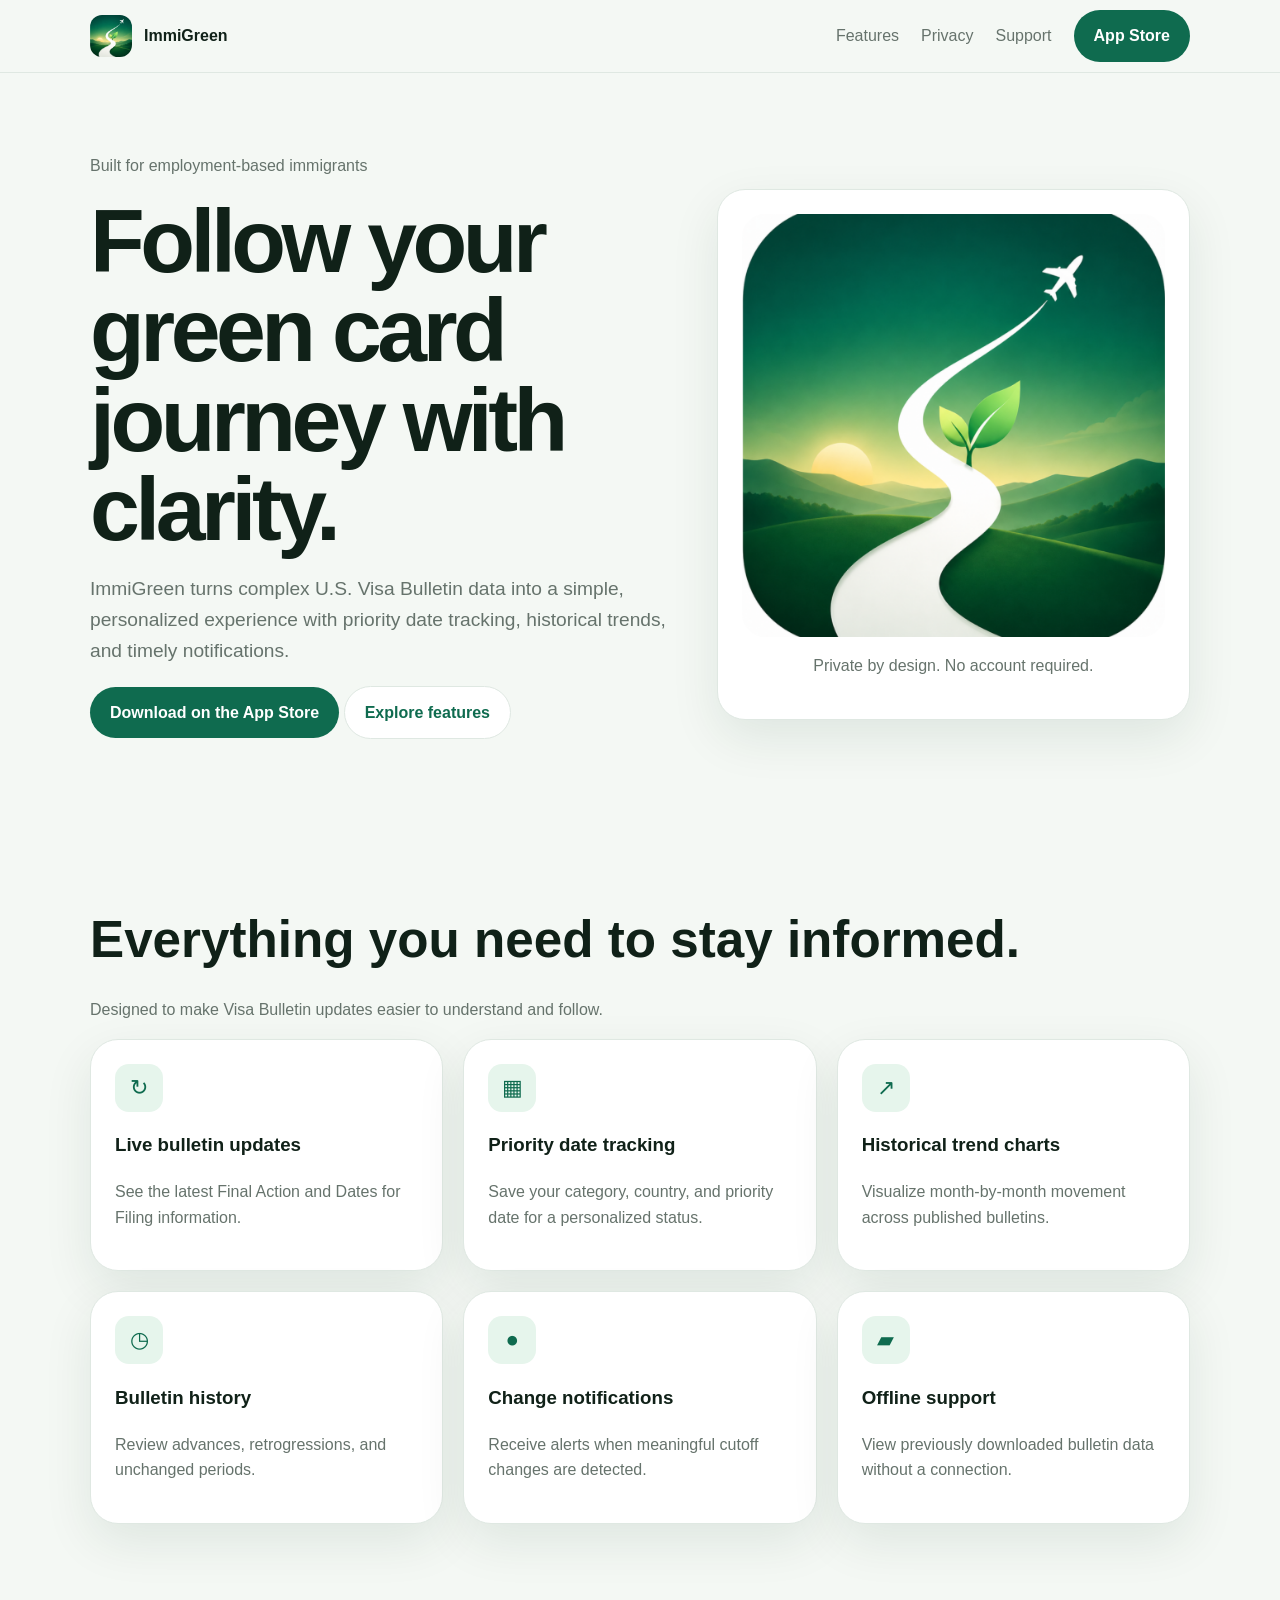
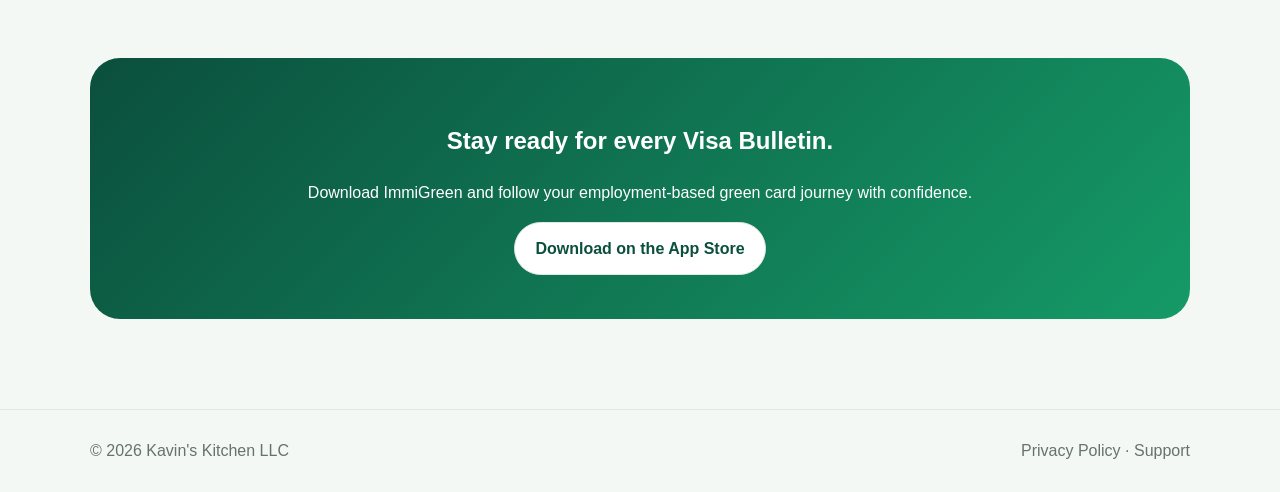
<file: index.html>
<!doctype html><html lang="en"><head><meta charset="utf-8"><meta name="viewport" content="width=device-width,initial-scale=1">
<title>ImmiGreen — Visa Bulletin & Green Card Tracker</title><meta name="description" content="Track Visa Bulletin updates, priority dates, historical movement, and notifications.">
<link rel="icon" href="assets/immigreen-logo.png"><link rel="stylesheet" href="styles.css?v=2"></head><body>
<nav><div class="container nav"><a class="brand" href="index.html"><img src="assets/immigreen-logo.png" alt="ImmiGreen logo">ImmiGreen</a>
<div class="links"><a href="#features">Features</a><a href="privacy.html">Privacy</a><a href="support.html">Support</a><a class="btn primary" href="https://apps.apple.com/app/immigreen/id6797004240">App Store</a></div></div></nav>
<main><section class="hero"><div class="container grid"><div><div class="muted">Built for employment-based immigrants</div>
<h1>Follow your green card journey with clarity.</h1><p class="lead">ImmiGreen turns complex U.S. Visa Bulletin data into a simple, personalized experience with priority date tracking, historical trends, and timely notifications.</p>
<p><a class="btn primary" href="https://apps.apple.com/app/immigreen/id6797004240">Download on the App Store</a> <a class="btn secondary" href="#features">Explore features</a></p></div>
<div class="logo-card"><img src="assets/immigreen-logo.png" alt="ImmiGreen app icon"><p class="muted" style="text-align:center">Private by design. No account required.</p></div></div></section>
<section class="section" id="features"><div class="container"><h2>Everything you need to stay informed.</h2><p class="muted">Designed to make Visa Bulletin updates easier to understand and follow.</p>
<div class="features">
<div class="card"><div class="icon">↻</div><h3>Live bulletin updates</h3><p class="muted">See the latest Final Action and Dates for Filing information.</p></div>
<div class="card"><div class="icon">▦</div><h3>Priority date tracking</h3><p class="muted">Save your category, country, and priority date for a personalized status.</p></div>
<div class="card"><div class="icon">↗</div><h3>Historical trend charts</h3><p class="muted">Visualize month-by-month movement across published bulletins.</p></div>
<div class="card"><div class="icon">◷</div><h3>Bulletin history</h3><p class="muted">Review advances, retrogressions, and unchanged periods.</p></div>
<div class="card"><div class="icon">●</div><h3>Change notifications</h3><p class="muted">Receive alerts when meaningful cutoff changes are detected.</p></div>
<div class="card"><div class="icon">▰</div><h3>Offline support</h3><p class="muted">View previously downloaded bulletin data without a connection.</p></div>
</div></div></section>
<section class="cta" id="download"><div class="container"><div class="cta-box"><h2>Stay ready for every Visa Bulletin.</h2><p>Download ImmiGreen and follow your employment-based green card journey with confidence.</p><a class="btn secondary" href="https://apps.apple.com/app/immigreen/id6797004240">Download on the App Store</a></div></div></section></main>
<footer><div class="container footer"><div>© 2026 Kavin's Kitchen LLC</div><div><a href="privacy.html">Privacy Policy</a> · <a href="support.html">Support</a></div></div></footer>
</body></html>
</file>
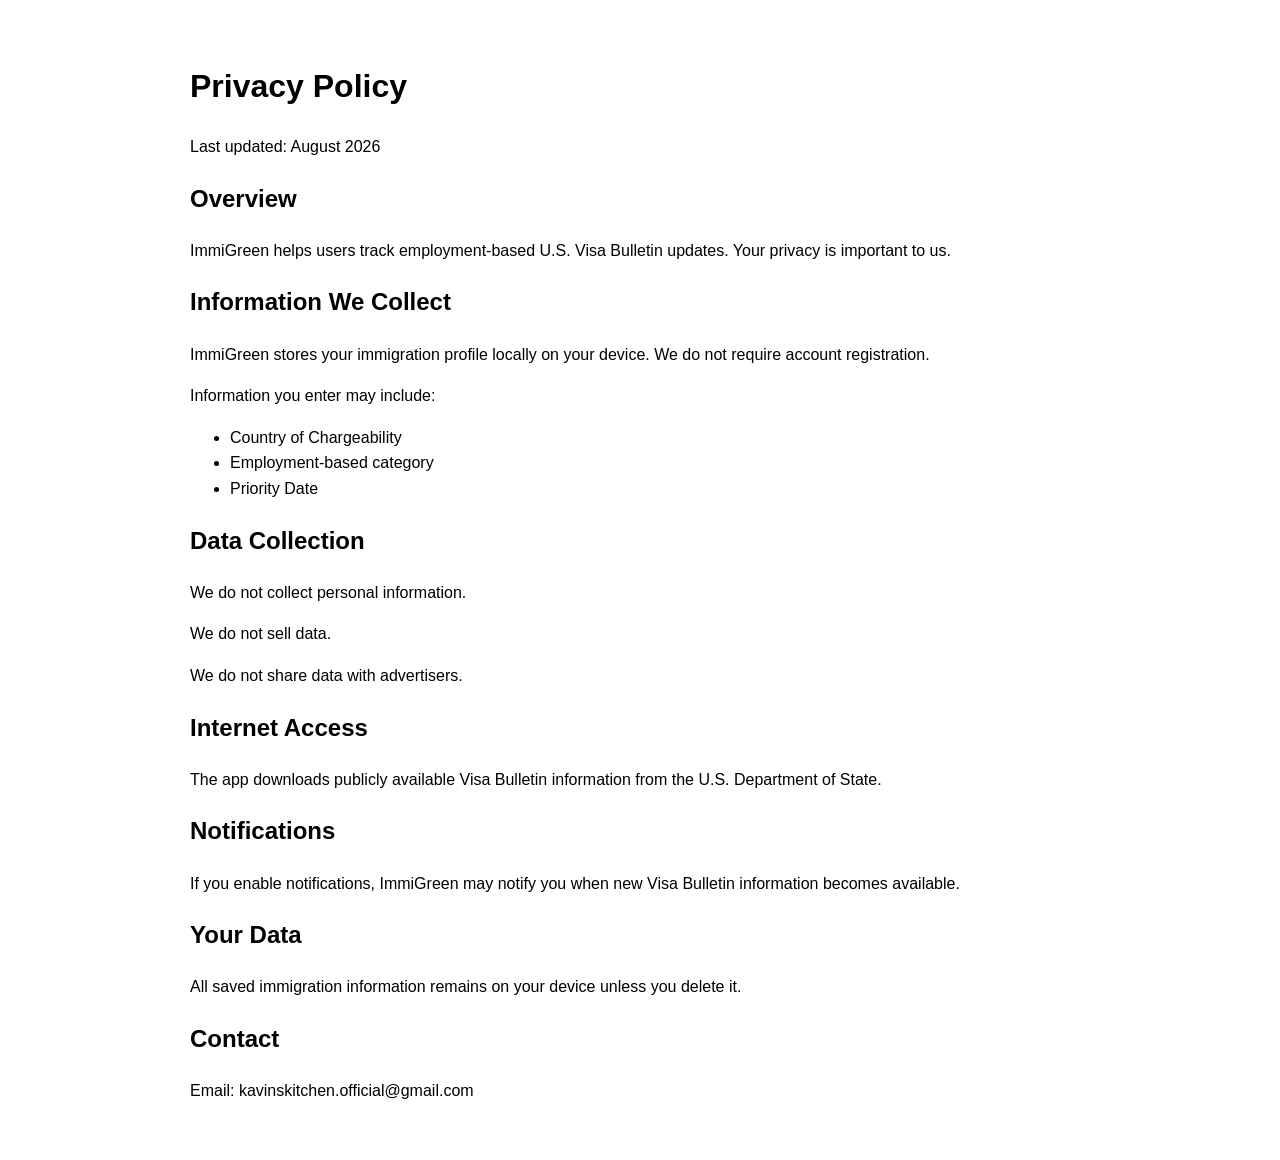
<file: Privacy.html>
<!DOCTYPE html>
<html>
<head>
<meta charset="utf-8">
<title>ImmiGreen Privacy Policy</title>
</head>

<body style="font-family:Arial;max-width:900px;margin:auto;padding:40px;line-height:1.6;">

<h1>Privacy Policy</h1>

<p>Last updated: August 2026</p>

<h2>Overview</h2>

<p>
ImmiGreen helps users track employment-based U.S. Visa Bulletin updates.
Your privacy is important to us.
</p>

<h2>Information We Collect</h2>

<p>
ImmiGreen stores your immigration profile locally on your device.
We do not require account registration.
</p>

<p>Information you enter may include:</p>

<ul>
<li>Country of Chargeability</li>
<li>Employment-based category</li>
<li>Priority Date</li>
</ul>

<h2>Data Collection</h2>

<p>
We do not collect personal information.
</p>

<p>
We do not sell data.
</p>

<p>
We do not share data with advertisers.
</p>

<h2>Internet Access</h2>

<p>
The app downloads publicly available Visa Bulletin information from the U.S. Department of State.
</p>

<h2>Notifications</h2>

<p>
If you enable notifications, ImmiGreen may notify you when new Visa Bulletin information becomes available.
</p>

<h2>Your Data</h2>

<p>
All saved immigration information remains on your device unless you delete it.
</p>

<h2>Contact</h2>

<p>
Email:
kavinskitchen.official@gmail.com
</p>

</body>
</html>
</file>
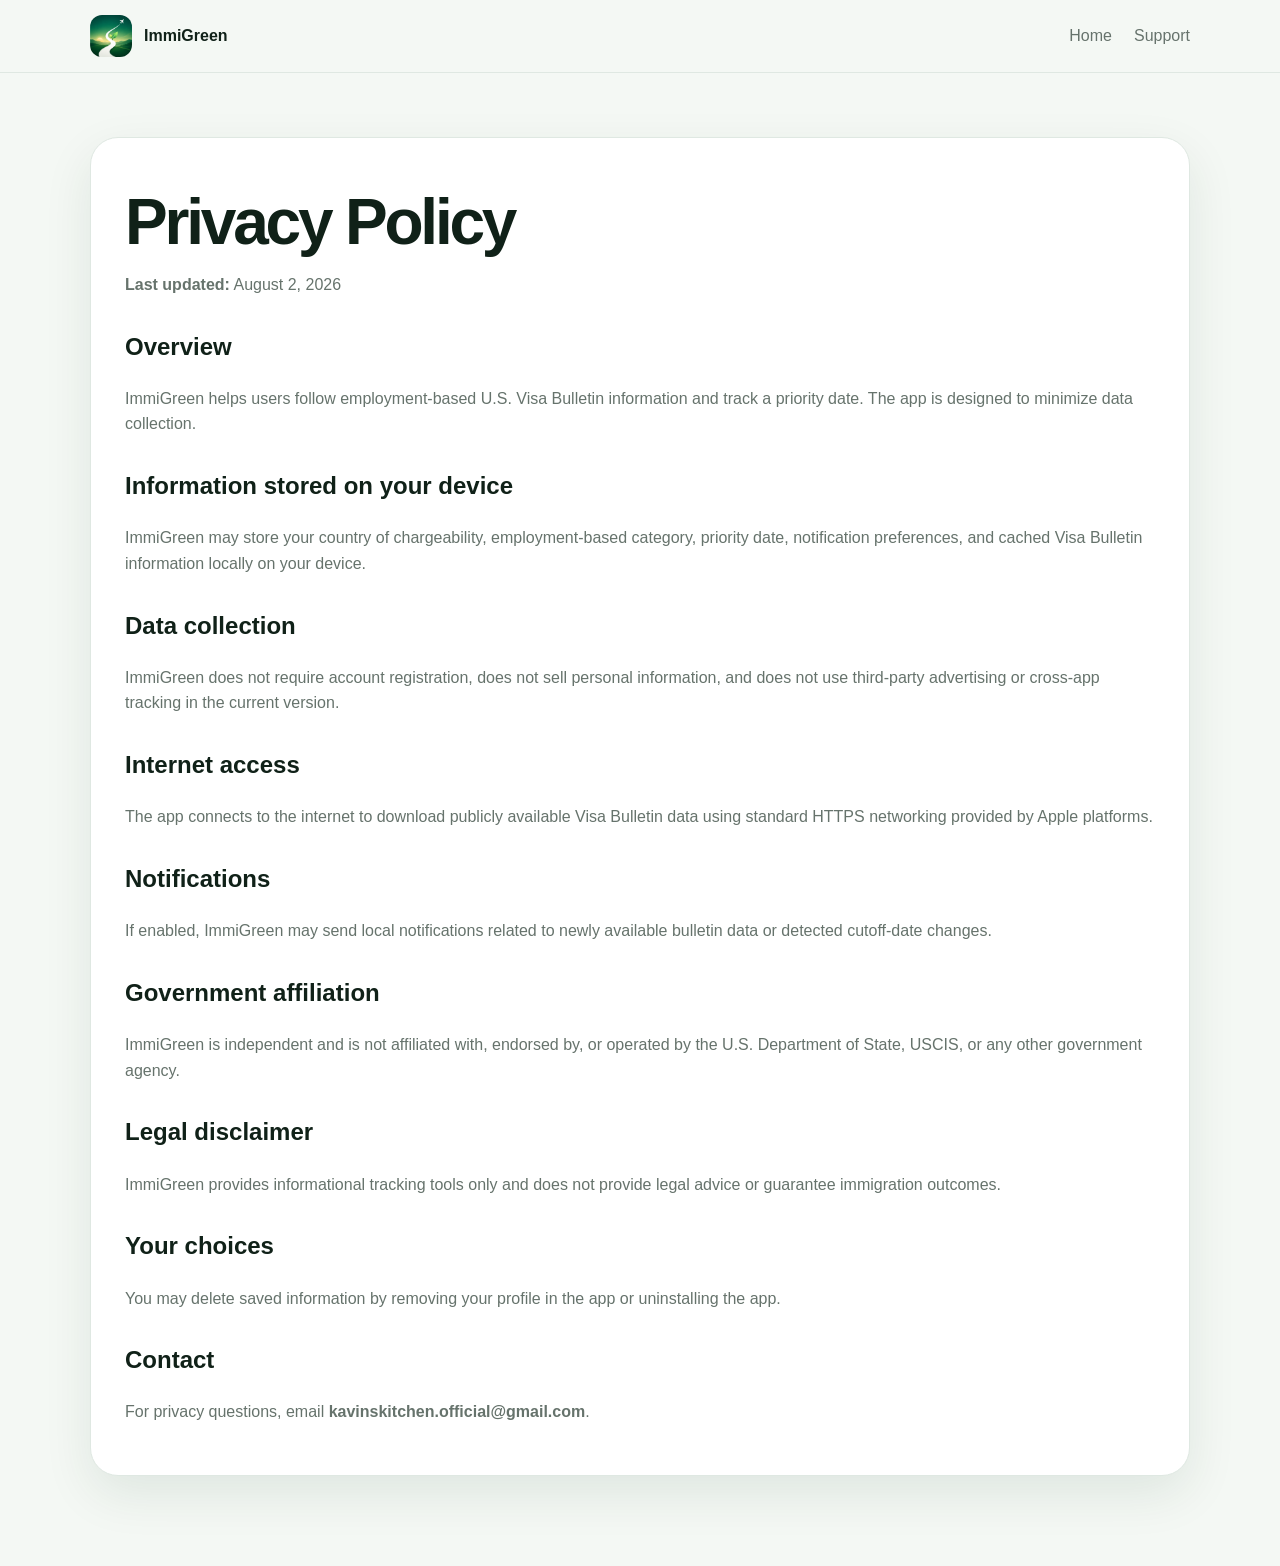
<file: privacy.html>
<!doctype html><html lang="en"><head><meta charset="utf-8"><meta name="viewport" content="width=device-width,initial-scale=1">
<title>Privacy Policy — ImmiGreen</title><link rel="icon" href="assets/immigreen-logo.png"><link rel="stylesheet" href="styles.css"></head><body>
<nav><div class="container nav"><a class="brand" href="index.html"><img src="assets/immigreen-logo.png" alt="ImmiGreen logo">ImmiGreen</a><div class="links"><a href="index.html">Home</a><a href="support.html">Support</a></div></div></nav>
<main class="legal"><div class="container"><article><h1>Privacy Policy</h1><p><strong>Last updated:</strong> August 2, 2026</p>
<h2>Overview</h2><p>ImmiGreen helps users follow employment-based U.S. Visa Bulletin information and track a priority date. The app is designed to minimize data collection.</p>
<h2>Information stored on your device</h2><p>ImmiGreen may store your country of chargeability, employment-based category, priority date, notification preferences, and cached Visa Bulletin information locally on your device.</p>
<h2>Data collection</h2><p>ImmiGreen does not require account registration, does not sell personal information, and does not use third-party advertising or cross-app tracking in the current version.</p>
<h2>Internet access</h2><p>The app connects to the internet to download publicly available Visa Bulletin data using standard HTTPS networking provided by Apple platforms.</p>
<h2>Notifications</h2><p>If enabled, ImmiGreen may send local notifications related to newly available bulletin data or detected cutoff-date changes.</p>
<h2>Government affiliation</h2><p>ImmiGreen is independent and is not affiliated with, endorsed by, or operated by the U.S. Department of State, USCIS, or any other government agency.</p>
<h2>Legal disclaimer</h2><p>ImmiGreen provides informational tracking tools only and does not provide legal advice or guarantee immigration outcomes.</p>
<h2>Your choices</h2><p>You may delete saved information by removing your profile in the app or uninstalling the app.</p>
<h2>Contact</h2><p>For privacy questions, email <strong>kavinskitchen.official@gmail.com</strong>.</p></article></div></main></body></html>
</file>
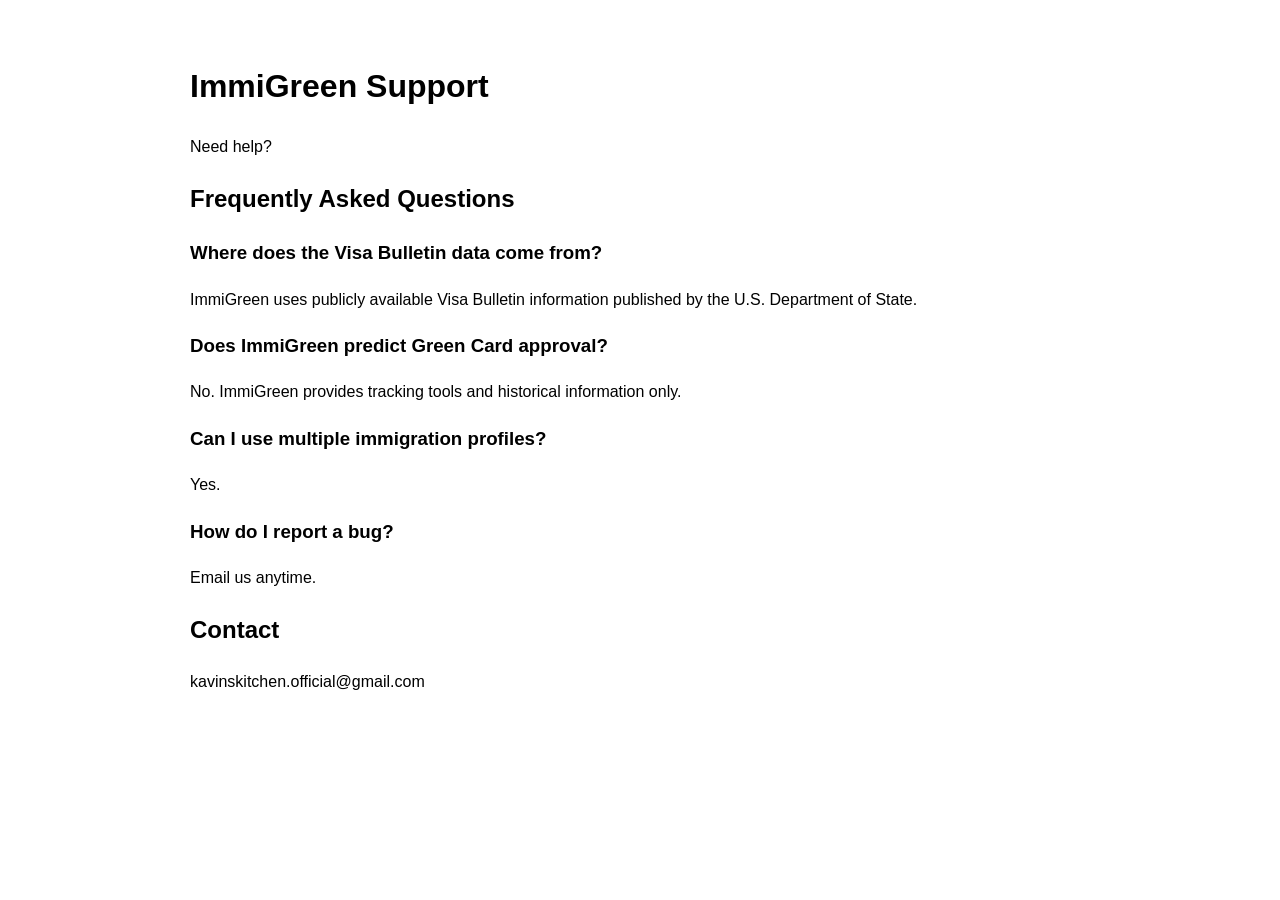
<file: Support.html>
<!DOCTYPE html>
<html>
<head>
<meta charset="utf-8">
<title>ImmiGreen Support</title>
</head>

<body style="font-family:Arial;max-width:900px;margin:auto;padding:40px;line-height:1.6;">

<h1>ImmiGreen Support</h1>

<p>Need help?</p>

<h2>Frequently Asked Questions</h2>

<h3>Where does the Visa Bulletin data come from?</h3>

<p>
ImmiGreen uses publicly available Visa Bulletin information published by the U.S. Department of State.
</p>

<h3>Does ImmiGreen predict Green Card approval?</h3>

<p>
No. ImmiGreen provides tracking tools and historical information only.
</p>

<h3>Can I use multiple immigration profiles?</h3>

<p>
Yes.
</p>

<h3>How do I report a bug?</h3>

<p>
Email us anytime.
</p>

<h2>Contact</h2>

<p>
kavinskitchen.official@gmail.com
</p>

</body>
</html>
</file>
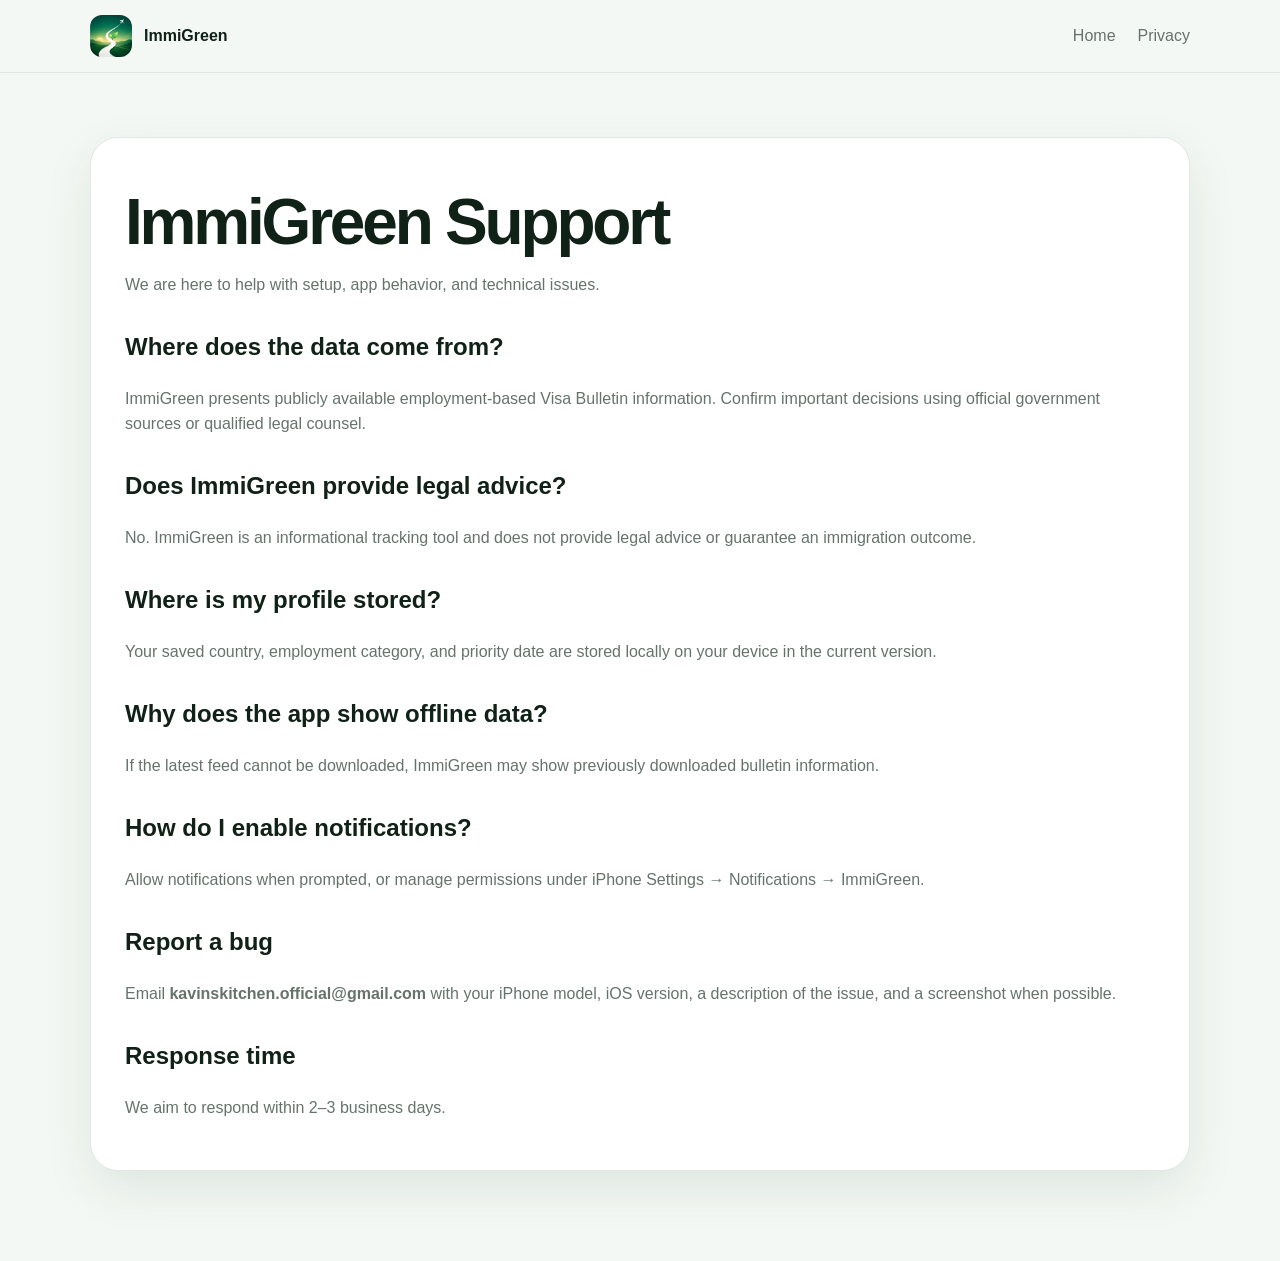
<file: support.html>
<!doctype html><html lang="en"><head><meta charset="utf-8"><meta name="viewport" content="width=device-width,initial-scale=1">
<title>Support — ImmiGreen</title><link rel="icon" href="assets/immigreen-logo.png"><link rel="stylesheet" href="styles.css"></head><body>
<nav><div class="container nav"><a class="brand" href="index.html"><img src="assets/immigreen-logo.png" alt="ImmiGreen logo">ImmiGreen</a><div class="links"><a href="index.html">Home</a><a href="privacy.html">Privacy</a></div></div></nav>
<main class="legal"><div class="container"><article><h1>ImmiGreen Support</h1><p>We are here to help with setup, app behavior, and technical issues.</p>
<h2>Where does the data come from?</h2><p>ImmiGreen presents publicly available employment-based Visa Bulletin information. Confirm important decisions using official government sources or qualified legal counsel.</p>
<h2>Does ImmiGreen provide legal advice?</h2><p>No. ImmiGreen is an informational tracking tool and does not provide legal advice or guarantee an immigration outcome.</p>
<h2>Where is my profile stored?</h2><p>Your saved country, employment category, and priority date are stored locally on your device in the current version.</p>
<h2>Why does the app show offline data?</h2><p>If the latest feed cannot be downloaded, ImmiGreen may show previously downloaded bulletin information.</p>
<h2>How do I enable notifications?</h2><p>Allow notifications when prompted, or manage permissions under iPhone Settings → Notifications → ImmiGreen.</p>
<h2>Report a bug</h2><p>Email <strong>kavinskitchen.official@gmail.com</strong> with your iPhone model, iOS version, a description of the issue, and a screenshot when possible.</p>
<h2>Response time</h2><p>We aim to respond within 2–3 business days.</p></article></div></main></body></html>
</file>
<file: styles.css>
body{margin:0;font-family:-apple-system,BlinkMacSystemFont,"Segoe UI",sans-serif;background:#f4f8f4;color:#102118;line-height:1.6}
a{text-decoration:none;color:inherit}.container{width:min(1100px,calc(100% - 32px));margin:auto}
nav{position:sticky;top:0;background:rgba(244,248,244,.9);backdrop-filter:blur(16px);border-bottom:1px solid #dfe8e2;z-index:5}
.nav{display:flex;justify-content:space-between;align-items:center;min-height:72px}.brand{display:flex;gap:12px;align-items:center;font-weight:800}
.brand img{width:42px;height:42px;border-radius:12px}.links{display:flex;gap:22px;align-items:center;color:#66736c}
.btn{display:inline-block;padding:13px 20px;border-radius:999px;font-weight:700}.primary{background:#0f6b4f;color:#fff}.secondary{background:#fff;border:1px solid #dfe8e2;color:#0f6b4f}
.hero{padding:80px 0}.grid{display:grid;grid-template-columns:1.1fr .9fr;gap:48px;align-items:center}
h1{font-size:clamp(3rem,7vw,5.7rem);line-height:1;letter-spacing:-.05em;margin:18px 0}.lead{font-size:1.2rem;color:#66736c}
.logo-card,.card,article{background:#fff;border:1px solid #dfe8e2;border-radius:28px;box-shadow:0 18px 50px rgba(15,50,35,.09)}
.logo-card{padding:24px}.logo-card img{width:100%;border-radius:24px;display:block}
.section{padding:64px 0}.section h2{font-size:clamp(2rem,5vw,3.2rem);margin:0 0 12px}.muted{color:#66736c}
.features{display:grid;grid-template-columns:repeat(3,1fr);gap:20px}.card{padding:24px}.icon{width:48px;height:48px;border-radius:14px;background:#e6f5ec;display:grid;place-items:center;color:#0f6b4f;font-size:1.4rem;margin-bottom:16px}
.cta{padding:70px 0 90px}.cta-box{background:linear-gradient(135deg,#0b4f3d,#159a67);color:#fff;border-radius:30px;padding:44px;text-align:center}.cta-box .btn.secondary{color:#0b4f3d}
footer{border-top:1px solid #dfe8e2;padding:28px 0;color:#66736c}.footer{display:flex;justify-content:space-between;gap:20px;flex-wrap:wrap}
.legal{padding:64px 0 90px}.legal article{padding:34px}.legal h1{font-size:clamp(2.5rem,5vw,4rem)}.legal h2{margin-top:30px}.legal p,.legal li{color:#66736c}
@media(max-width:820px){.grid,.features{grid-template-columns:1fr}.links a:not(.btn){display:none}.hero{padding-top:50px}}
</file>
